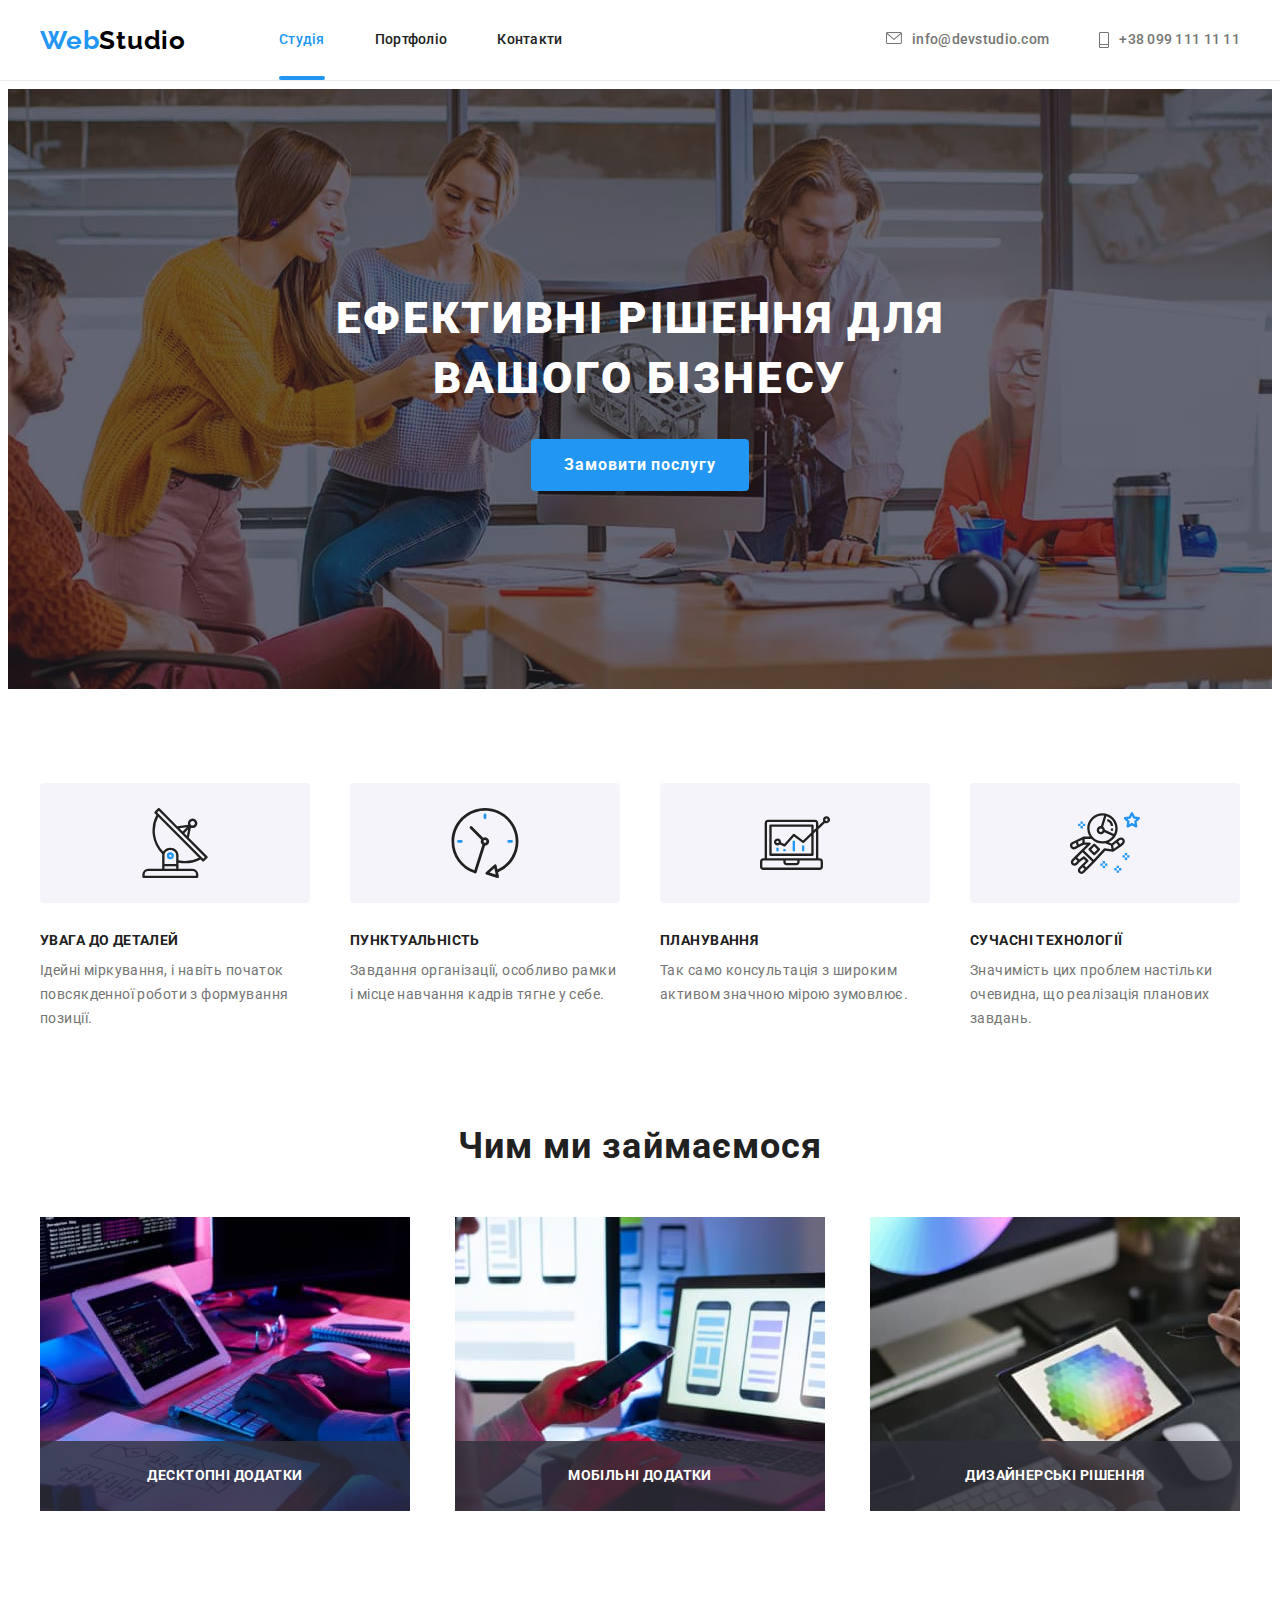
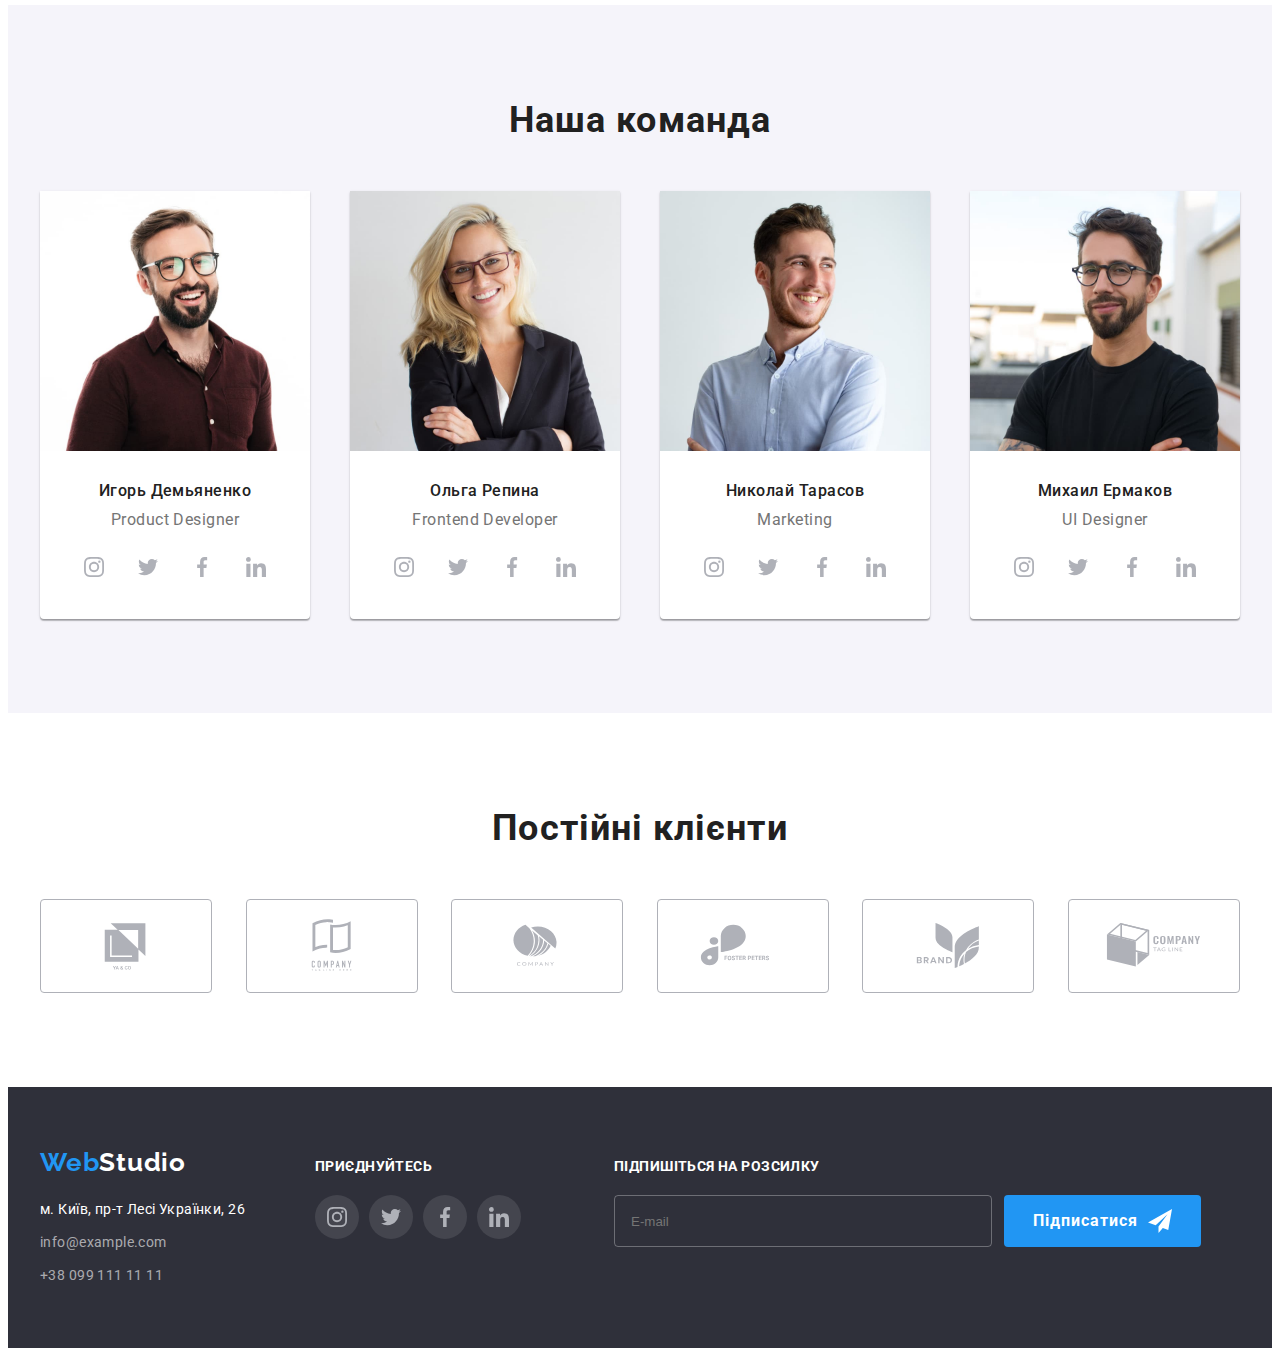
<file: index.html>
<!DOCTYPE html>
<html lang="uk">
  <head>
    <meta charset="UTF-8" />
    <meta http-equiv="X-UA-Compatible" content="IE=edge" />
    <meta name="viewport" content="width=device-width, initial-scale=1.0" />
    <title>goit-markup-hw-0</title>
    <!-- Fonts start -->
    <link rel="preconnect" href="https://fonts.googleapis.com" />
    <link rel="preconnect" href="https://fonts.gstatic.com" crossorigin />
    <link
      href="https://fonts.googleapis.com/css2?family=Raleway:wght@700&family=Roboto:wght@400;500;700;900&display=swap"
      rel="stylesheet"
    />
    <!-- Fonts end -->
    <!-- Normalize start -->
    <link
      rel="stylesheet"
      href="https://cdnjs.cloudflare.com/ajax/libs/modern-normalize/1.1.0/modern-normalize.min.css"
      integrity="sha512-wpPYUAdjBVSE4KJnH1VR1HeZfpl1ub8YT/NKx4PuQ5NmX2tKuGu6U/JRp5y+Y8XG2tV+wKQpNHVUX03MfMFn9Q=="
      crossorigin="anonymous"
      referrerpolicy="no-referrer"
    />

    <!-- Normalize end -->
    <link rel="stylesheet" href="./css/main.min.css" />
    <!-- <link rel="stylesheet" href="./css/styles.css" /> -->
  </head>
  <body data-page>
    <!-- Шапка -->
    <header class="header">
      <div class="container header__container">
        <a class="logo header__logo link" href="index.html"
          ><span class="logo__web">Web</span><span class="logo__studio-header">Studio</span></a
        >
        <nav class="nav">
          <ul class="nav__list list">
            <li class="nav__item">
              <a class="nav__link nav__link--current link" href="./index.html">Студія</a>
            </li>
            <li class="nav__item">
              <a class="nav__link link" href="./portfolio.html">Портфоліо</a>
            </li>
            <li class="nav__item"><a class="nav__link link" href="">Контакти</a></li>
          </ul>
        </nav>
        <ul class="contact list">
          <li class="contact__item">
            <a
              class="contact__mail link"
              href="mialto:info@devstudio.com"
              aria-label="написать на почту"
            >
              <svg class="contact__icon" width="16" height="12">
                <use href="./images/icons.svg#convert"></use>
              </svg>
              info@devstudio.com</a
            >
          </li>
          <li class="contact__item">
            <a class="contact__phone link" href="tel:+380961111111" aria-label="позвонить">
              <svg class="contact__icon" width="10" height="16">
                <use href="./images/icons.svg#phone"></use>
              </svg>
              +38 099 111 11 11</a
            >
          </li>
        </ul>
      </div>
    </header>
    <main>
      <!-- Герой -->
      <section class="hero">
        <div class="container hero__container">
          <h1 class="hero__title">Ефективні рішення для вашого бізнесу</h1>
          <button class="hero__button button" type="button" data-modal-open>
            Замовити послугу
          </button>
        </div>
      </section>
      <!-- Особенности -->
      <section class="features section">
        <div class="container features__container">
          <h2 class="features__title visually-hidden" hidden>Особливості</h2>
          <ul class="features__list list">
            <li class="features__item">
              <div class="features__thumb">
                <svg width="70" height="70">
                  <use href="./images/icons.svg#antenna"></use>
                </svg>
              </div>
              <h3 class="features__subtitle">УВАГА ДО ДЕТАЛЕЙ</h3>
              <p class="features__deskr">
                Ідейні міркування, і навіть початок повсякденної роботи з формування позиції.
              </p>
            </li>
            <li class="features__item">
              <div class="features__thumb">
                <svg width="70" height="70">
                  <use href="./images/icons.svg#clock"></use>
                </svg>
              </div>
              <h3 class="features__subtitle">ПУНКТУАЛЬНІСТЬ</h3>
              <p class="features__deskr">
                Завдання організації, особливо рамки і місце навчання кадрів тягне у себе.
              </p>
            </li>
            <li class="features__item">
              <div class="features__thumb">
                <svg width="70" height="70">
                  <use href="./images/icons.svg#diagram"></use>
                </svg>
              </div>
              <h3 class="features__subtitle">ПЛАНУВАННЯ</h3>
              <p class="features__deskr">
                Так само консультація з широким активом значною мірою зумовлює.
              </p>
            </li>
            <li class="features__item">
              <div class="features__thumb">
                <svg width="70" height="70">
                  <use href="./images/icons.svg#astronaut"></use>
                </svg>
              </div>
              <h3 class="features__subtitle">СУЧАСНІ ТЕХНОЛОГІЇ</h3>
              <p class="features__deskr">
                Значимість цих проблем настільки очевидна, що реалізація планових завдань.
              </p>
            </li>
          </ul>
        </div>
      </section>
      <!-- Чем мы занимаемся -->
      <section class="about section">
        <div class="container about__container">
          <h2 class="about__subtitle">Чим ми займаємося</h2>
          <ul class="about__list list">
            <li class="about__item">
              <img class="about__img" src="./images/img.jpg" alt="Верстка" width="370" />
              <div class="about__block">
                <h3 class="about__text">Десктопні додатки</h3>
              </div>
            </li>
            <li class="about__item">
              <img class="about__img" src="./images/box2.jpg" alt="Телефоны" width="370" />
              <div class="about__block">
                <h3 class="about__text">Мобільні додатки</h3>
              </div>
            </li>
            <li class="about__item">
              <img class="about__img" src="./images/box3.jpg" alt="Палитра" width="370" />
              <div class="about__block">
                <h3 class="about__text">Дизайнерські рішення</h3>
              </div>
            </li>
          </ul>
        </div>
      </section>
      <!-- Наша команда -->
      <section class="team section">
        <div class="container team__container">
          <h2 class="team__subtitle">Наша команда</h2>
          <ul class="team__list list">
            <li class="team__item">
              <img class="team__img" src="./images/photo1.jpg" alt="Игорь Демьяненко" width="270" />
              <div class="team__wrapper">
                <h3 class="team__name">Игорь Демьяненко</h3>
                <p class="team__descr">Product Designer</p>
                <ul class="socials list">
                  <li class="socials__item">
                    <a
                      class="socials__link link"
                      href=""
                      target="_blank"
                      rel="noopener noreferrer"
                      aria-label="instagram"
                    >
                      <svg class="socials__icon" width="20" height="20">
                        <use href="./images/icons.svg#instagram"></use>
                      </svg>
                    </a>
                  </li>
                  <li class="socials__item">
                    <a
                      class="socials__link link"
                      href=""
                      target="_blank"
                      rel="noopener noreferrer"
                      aria-label="twitter"
                    >
                      <svg class="socials__icon" width="20" height="20">
                        <use href="./images/icons.svg#twitter"></use>
                      </svg>
                    </a>
                  </li>
                  <li class="socials__item">
                    <a
                      class="socials__link link"
                      href=""
                      target="_blank"
                      rel="noopener noreferrer"
                      aria-label="facebook"
                    >
                      <svg class="socials__icon" width="20" height="20">
                        <use href="./images/icons.svg#facebook"></use>
                      </svg>
                    </a>
                  </li>
                  <li class="socials__item">
                    <a
                      class="socials__link link"
                      href=""
                      target="_blank"
                      rel="noopener noreferrer"
                      aria-label="linkedin"
                    >
                      <svg class="socials__icon" width="20" height="20">
                        <use href="./images/icons.svg#linkedin"></use>
                      </svg>
                    </a>
                  </li>
                </ul>
              </div>
            </li>
            <li class="team__item">
              <img class="team__img" src="./images/photo2.jpg" alt="Ольга Репина" width="270" />
              <div class="team__wrapper">
                <h3 class="team__name">Ольга Репина</h3>
                <p class="team__descr">Frontend Developer</p>
                <ul class="socials list">
                  <li class="socials__item">
                    <a
                      class="socials__link link"
                      href=""
                      target="_blank"
                      rel="noopener noreferrer"
                      aria-label="instagram"
                    >
                      <svg class="socials__icon" width="20" height="20">
                        <use href="./images/icons.svg#instagram"></use>
                      </svg>
                    </a>
                  </li>
                  <li class="socials__item">
                    <a
                      class="socials__link link"
                      href=""
                      target="_blank"
                      rel="noopener noreferrer"
                      aria-label="twitter"
                    >
                      <svg class="socials__icon" width="20" height="20">
                        <use href="./images/icons.svg#twitter"></use>
                      </svg>
                    </a>
                  </li>
                  <li class="socials__item">
                    <a
                      class="socials__link link"
                      href=""
                      target="_blank"
                      rel="noopener noreferrer"
                      aria-label="facebook"
                    >
                      <svg class="socials__icon" width="20" height="20">
                        <use href="./images/icons.svg#facebook"></use>
                      </svg>
                    </a>
                  </li>
                  <li class="socials__item">
                    <a
                      class="socials__link link"
                      href=""
                      target="_blank"
                      rel="noopener noreferrer"
                      aria-label="linkedin"
                    >
                      <svg class="socials__icon" width="20" height="20">
                        <use href="./images/icons.svg#linkedin"></use>
                      </svg>
                    </a>
                  </li>
                </ul>
              </div>
            </li>
            <li class="team__item">
              <img class="team__img" src="./images/photo3.jpg" alt="Николай Тарасов" width="270" />
              <div class="team__wrapper">
                <h3 class="team__name">Николай Тарасов</h3>
                <p class="team__descr">Marketing</p>
                <ul class="socials list">
                  <li class="socials__item">
                    <a
                      class="socials__link link"
                      href=""
                      target="_blank"
                      rel="noopener noreferrer"
                      aria-label="instagram"
                    >
                      <svg class="socials__icon" width="20" height="20">
                        <use href="./images/icons.svg#instagram"></use>
                      </svg>
                    </a>
                  </li>
                  <li class="socials__item">
                    <a
                      class="socials__link link"
                      href=""
                      target="_blank"
                      rel="noopener noreferrer"
                      aria-label="twitter"
                    >
                      <svg class="socials__icon" width="20" height="20">
                        <use href="./images/icons.svg#twitter"></use>
                      </svg>
                    </a>
                  </li>
                  <li class="socials__item">
                    <a
                      class="socials__link link"
                      href=""
                      target="_blank"
                      rel="noopener noreferrer"
                      aria-label="facebook"
                    >
                      <svg class="socials__icon" width="20" height="20">
                        <use href="./images/icons.svg#facebook"></use>
                      </svg>
                    </a>
                  </li>
                  <li class="socials__item">
                    <a
                      class="socials__link link"
                      href=""
                      target="_blank"
                      rel="noopener noreferrer"
                      aria-label="linkedin"
                    >
                      <svg class="socials__icon" width="20" height="20">
                        <use href="./images/icons.svg#linkedin"></use>
                      </svg>
                    </a>
                  </li>
                </ul>
              </div>
            </li>
            <li class="team__item">
              <img class="team__img" src="./images/photo4.jpg" alt="Михаил Ермаков" width="270" />
              <div class="team__wrapper">
                <h3 class="team__name">Михаил Ермаков</h3>
                <p class="team__descr">UI Designer</p>
                <ul class="socials list">
                  <li class="socials__item">
                    <a
                      class="socials__link"
                      href=""
                      target="_blank"
                      rel="noopener noreferrer"
                      aria-label="instagram"
                    >
                      <svg class="socials__icon" width="20" height="20">
                        <use href="./images/icons.svg#instagram"></use>
                      </svg>
                    </a>
                  </li>
                  <li class="socials__item">
                    <a
                      class="socials__link"
                      href=""
                      target="_blank"
                      rel="noopener noreferrer"
                      aria-label="twitter"
                    >
                      <svg class="socials__icon" width="20" height="20">
                        <use href="./images/icons.svg#twitter"></use>
                      </svg>
                    </a>
                  </li>
                  <li class="socials__item">
                    <a
                      class="socials__link"
                      href=""
                      target="_blank"
                      rel="noopener noreferrer"
                      aria-label="facebook"
                    >
                      <svg class="socials__icon" width="20" height="20">
                        <use href="./images/icons.svg#facebook"></use>
                      </svg>
                    </a>
                  </li>
                  <li class="socials__item">
                    <a
                      class="socials__link"
                      href=""
                      target="_blank"
                      rel="noopener noreferrer"
                      aria-label="linkedin"
                    >
                      <svg class="socials__icon" width="20" height="20">
                        <use href="./images/icons.svg#linkedin"></use>
                      </svg>
                    </a>
                  </li>
                </ul>
              </div>
            </li>
          </ul>
        </div>
      </section>
      <!-- Постоянные клиенты -->
      <section class="client section">
        <div class="container client__container">
          <h2 class="client__subtitle">Постійні клієнти</h2>
          <ul class="client__list list">
            <li class="client__item">
              <a
                class="client__link link"
                href=""
                target="_blank"
                rel="noopener noreferrer"
                aria-label="Логотип компании 1"
              >
                <svg class="client__icon" width="106" height="60">
                  <use href="./images/icons.svg#logo-1"></use>
                </svg>
              </a>
            </li>

            <li class="client__item">
              <a
                class="client__link link"
                href=""
                target="_blank"
                rel="noopener noreferrer"
                aria-label="Логотип компании 2"
              >
                <svg class="client__icon" width="106" height="60">
                  <use href="./images/icons.svg#logo-2"></use>
                </svg>
              </a>
            </li>
            <li class="client__item">
              <a
                class="client__link link"
                href=""
                target="_blank"
                rel="noopener noreferrer"
                aria-label="Логотип компании 3"
              >
                <svg class="client__icon" width="106" height="60">
                  <use href="./images/icons.svg#logo-3"></use>
                </svg>
              </a>
            </li>
            <li class="client__item">
              <a
                class="client__link link"
                href=""
                target="_blank"
                rel="noopener noreferrer"
                aria-label="Логотип компании 4"
              >
                <svg class="client__icon" width="106" height="60">
                  <use href="./images/icons.svg#logo-4"></use>
                </svg>
              </a>
            </li>
            <li class="client__item">
              <a
                class="client__link link"
                href=""
                target="_blank"
                rel="noopener noreferrer"
                aria-label="Логотип компании 5"
              >
                <svg class="client__icon" width="106" height="60">
                  <use href="./images/icons.svg#logo-5"></use>
                </svg>
              </a>
            </li>
            <li class="client__item">
              <a
                class="client__link link"
                href=""
                target="_blank"
                rel="noopener noreferrer"
                aria-label="Логотип компании 6"
              >
                <svg class="client__icon" width="106" height="60">
                  <use href="./images/icons.svg#logo-6"></use>
                </svg>
              </a>
            </li>
          </ul>
        </div>
      </section>
    </main>
    <!-- Footer -->
    <footer class="footer">
      <div class="container footer__container">
        <div>
          <a class="logo footer__logo link" href="index.html"
            ><span class="logo__web">Web</span><span class="logo__studio-footer">Studio</span></a
          >
          <address class="footer-contact">
            <ul class="footer-contact__list list">
              <li class="footer-contact__item">
                <a
                  class="link footer-contact__address"
                  href="https://goo.gl/maps/Fgbf3yi92QsDbhYKA"
                  target="_blank"
                  rel="noreferrer noopener"
                  >м. Київ, пр-т Лесі Українки, 26</a
                >
              </li>
              <li class="footer-contact__item">
                <a class="footer-contact__mail link" href="mialto:info@devstudio.com"
                  >info@example.com</a
                >
              </li>
              <li class="footer-contact__item">
                <a class="footer-contact__phone link" href="tel:+380961111111">+38 099 111 11 11</a>
              </li>
            </ul>
          </address>
        </div>

        <div class="footer__join">
          <h3 class="footer__subtitle">приєднуйтесь</h3>
          <ul class="socials list">
            <li class="socials__item">
              <a
                class="socials__link"
                href=""
                target="_blank"
                rel="noopener noreferrer"
                aria-label="instagram"
              >
                <svg class="socials__icon" width="20" height="20">
                  <use href="./images/icons.svg#instagram"></use>
                </svg>
              </a>
            </li>
            <li class="socials__item">
              <a
                class="socials__link link"
                href=""
                target="_blank"
                rel="noopener noreferrer"
                aria-label="twitter"
              >
                <svg class="socials__icon" width="20" height="20">
                  <use href="./images/icons.svg#twitter"></use>
                </svg>
              </a>
            </li>
            <li class="socials__item">
              <a
                class="socials__link link"
                href=""
                target="_blank"
                rel="noopener noreferrer"
                aria-label="facebook"
              >
                <svg class="socials__icon" width="20" height="20">
                  <use href="./images/icons.svg#facebook"></use>
                </svg>
              </a>
            </li>
            <li class="socials__item">
              <a
                class="socials__link link"
                href=""
                target="_blank"
                rel="noopener noreferrer"
                aria-label="linkedin"
              >
                <svg class="socials__icon" width="20" height="20">
                  <use href="./images/icons.svg#linkedin"></use>
                </svg>
              </a>
            </li>
          </ul>
        </div>

        <div>
          <h3 class="footer__subtitle">Підпишіться на розсилку</h3>
          <form class="footer__form">
            <input class="footer__input" type="email" name="newsletter" placeholder="E-mail" />
            <button class="footer__button button" type="submit">
              Підписатися
              <svg width="24" height="24">
                <use href="./images/icons.svg#icon-send"></use>
              </svg>
            </button>
          </form>
        </div>
      </div>
    </footer>

    <!-- Modal window -->
    <div class="backdrop is-hidden" data-modal>
      <div class="modal">
        <button type="button" class="modal-button-close" data-modal-close>
          <svg class="modal-button-close-icon" width="18" height="18">
            <use href="./images/icons.svg#icon-close"></use>
          </svg>
        </button>

        <form class="modal-form">
          <strong class="modal-title">Залиште свої дані, ми вам передзвонимо</strong>
          <div class="form-group">
            <label class="modal-form-group">
              <span class="form-label">Ім'я</span>
              <input class="form-input" type="text" name="user-name" />
              <svg class="form-icon" width="18" height="18">
                <use href="./images/icons.svg#icon-modal-person"></use>
              </svg>
            </label>

            <label class="modal-form-group">
              <span class="form-label">Телефон</span>
              <input class="form-input" type="tel" name="user-phone" />
              <svg class="form-icon" width="18" height="18">
                <use href="./images/icons.svg#icon-modal-phone"></use>
              </svg>
            </label>

            <label class="modal-form-group">
              <span class="form-label">Пошта</span>
              <input class="form-input" type="email" name="user-email" />
              <svg class="form-icon" width="18" height="18">
                <use href="./images/icons.svg#icon-modal-email"></use>
              </svg>
            </label>

            <label class="modal-form-group">
              <span class="form-label">Коментар</span>
              <textarea
                class="form-message"
                name="user-message"
                rows="5"
                placeholder="Введіть текст"
              ></textarea>
            </label>
          </div>

          <label class="modal-form-agreement">
            <input class="form-checkbox visually-hidden" type="checkbox" name="user-agreement" />
            <svg class="agreement-icon" width="16" height="15">
              <use class="agreement-icon-uncheck" href="./images/icons.svg#icon-uncheck"></use>
              <use class="agreement-icon-check" href="./images/icons.svg#icon-check"></use>
            </svg>
            <span class="form-agreement-text"
              >Погоджуюся з розсилкою та приймаю
              <a class="form-agreement-link" href="">Умови договору</a></span
            >
          </label>

          <button class="modal-form-button button" type="submit">Відправити</button>
        </form>
      </div>
    </div>

    <!-- script -->
    <script src="./js/header-scroll.js"></script>
    <script src="./js/modal.js"></script>
  </body>
</html>
</file>
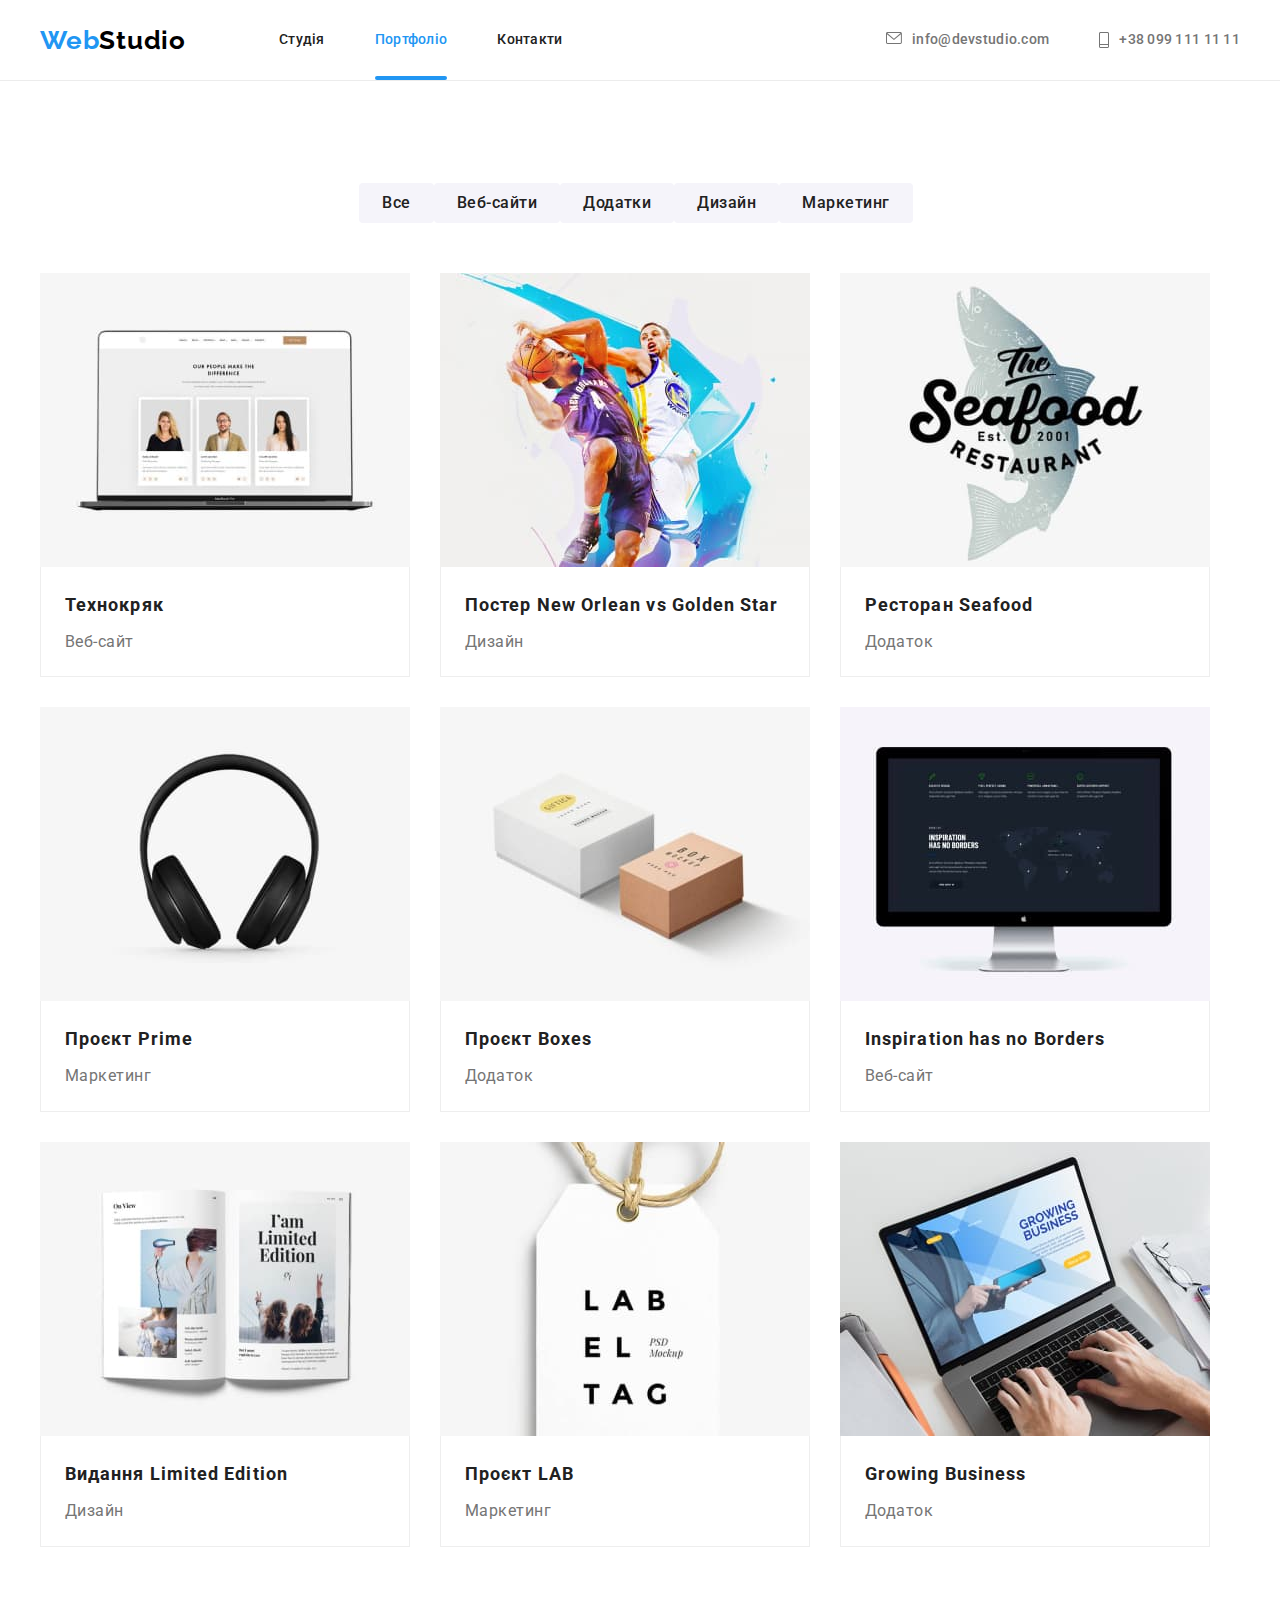
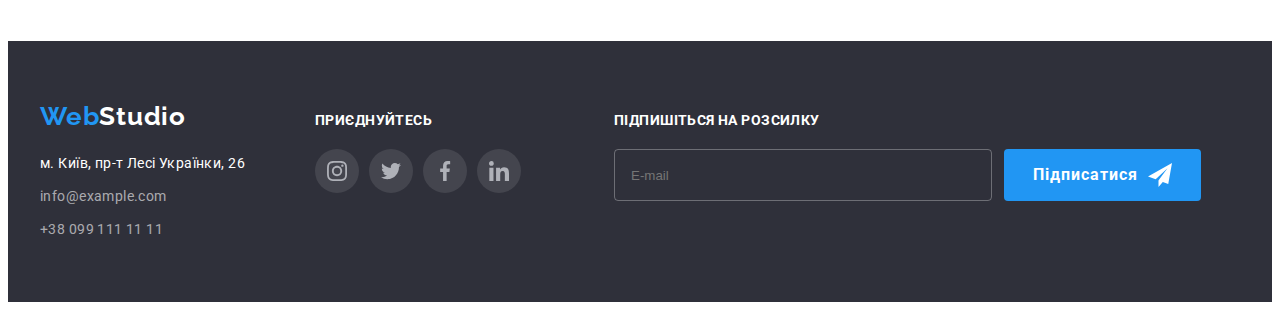
<file: portfolio.html>
<!DOCTYPE html>
<html lang="uk">
  <head>
    <meta charset="UTF-8" />
    <meta http-equiv="X-UA-Compatible" content="IE=edge" />
    <meta name="viewport" content="width=device-width, initial-scale=1.0" />
    <title>Портфоліо</title>
    <!-- Fonts start -->
    <link rel="preconnect" href="https://fonts.googleapis.com" />
    <link rel="preconnect" href="https://fonts.gstatic.com" crossorigin />
    <link
      href="https://fonts.googleapis.com/css2?family=Raleway:wght@700&family=Roboto:wght@400;500;700;900&display=swap"
      rel="stylesheet"
    />
    <!-- Fonts end -->
    <!-- Normalize start -->
    <link
      rel="stylesheet"
      href="https://cdnjs.cloudflare.com/ajax/libs/modern-normalize/1.1.0/modern-normalize.min.css"
      integrity="sha512-wpPYUAdjBVSE4KJnH1VR1HeZfpl1ub8YT/NKx4PuQ5NmX2tKuGu6U/JRp5y+Y8XG2tV+wKQpNHVUX03MfMFn9Q=="
      crossorigin="anonymous"
      referrerpolicy="no-referrer"
    />
    <!-- Normalize end -->
    <link rel="stylesheet" href="./css/main.min.css" />
    <link rel="stylesheet" href="./css/styles.css" />
  </head>
  <body>
    <!-- header -->
    <header class="header">
      <div class="container header__container">
        <a class="logo header__logo link" href="index.html"
          ><span class="logo__web">Web</span><span class="logo__studio-header">Studio</span></a
        >
        <nav class="nav">
          <ul class="nav__list list">
            <li class="nav__item">
              <a class="nav__link link" href="./index.html">Студія</a>
            </li>
            <li class="nav__item">
              <a class="nav__link nav__link--current link" href="./portfolio.html">Портфоліо</a>
            </li>
            <li class="nav__item"><a class="nav__link link" href="">Контакти</a></li>
          </ul>
        </nav>
        <ul class="contact list">
          <li class="contact__item">
            <a
              class="contact__mail link"
              href="mialto:info@devstudio.com"
              aria-label="написать на почту"
            >
              <svg class="contact__icon" width="16" height="12">
                <use href="./images/icons.svg#convert"></use>
              </svg>
              info@devstudio.com</a
            >
          </li>
          <li class="contact__item">
            <a class="contact__phone link" href="tel:+380961111111" aria-label="позвонить">
              <svg class="contact__icon" width="10" height="16">
                <use href="./images/icons.svg#phone"></use>
              </svg>
              +38 099 111 11 11</a
            >
          </li>
        </ul>
      </div>
    </header>
    <!-- Main -->
    <main class="page-main">
      <!-- our projects    -->
      <section class="project section">
        <div class="container project_container">
          <h2 class="visually-hidden" hidden>Наші проєкти</h2>
          <!-- filter -->
          <ul class="button-list list">
            <li class="button-list__item">
              <button class="button-list__filter" type="button">Все</button>
            </li>
            <li class="button-list__item">
              <button class="button-list__filter" type="button">Веб-сайти</button>
            </li>
            <li class="button-list__item">
              <button class="button-list__filter" type="button">Додатки</button>
            </li>
            <li class="button-list__item">
              <button class="button-list__filter" type="button">Дизайн</button>
            </li>
            <li class="button-list__item">
              <button class="button-list__filter" type="button">Маркетинг</button>
            </li>
          </ul>
          <!-- Список наших работ -->
          <ul class="projects list">
            <li class="projects__item">
              <a class="projects__link link" href="">
                <div class="projects__card">
                  <img
                    class="projects__img"
                    src="./images/people.jpg"
                    alt="Список сотрудников разработанного сайта"
                    width="370"
                  />
                  <div class="projects__overlay">
                    <p class="projects__overlay-text">
                      Ресурс пропонує комплексні пропозиції з різним рівнем функціоналу та сервісів.
                      Все це дозволить відвідувачу отримати вичерпні відомості про компанію чи
                      приватну особу.
                    </p>
                  </div>
                </div>

                <div class="projects__content">
                  <h3 class="projects__title">Технокряк</h3>
                  <p class="projects__descr">Веб-сайт</p>
                </div>
              </a>
            </li>
            <li class="projects__item">
              <a class="projects__link link" href="">
                <div class="projects__card">
                  <img
                    class="projects__img"
                    src="./images/basketball.jpg"
                    alt="Два баскетболиста"
                    width="370"
                  />
                  <div class="projects__overlay">
                    <p class="projects__overlay-text">
                      Ресурс пропонує комплексні пропозиції з різним рівнем функціоналу та сервісів.
                      Все це дозволить відвідувачу отримати вичерпні відомості про компанію чи
                      приватну особу.
                    </p>
                  </div>
                </div>

                <div class="projects__content">
                  <h3 class="projects__title">Постер New Orlean vs Golden Star</h3>
                  <p class="projects__descr">Дизайн</p>
                </div>
              </a>
            </li>
            <li class="projects__item">
              <a class="projects__link link" href="">
                <div class="projects__card">
                  <img
                    class="projects__img"
                    src="./images/restaurant.jpg"
                    alt="Логотип ресторана"
                    width="370"
                  />
                  <div class="projects__overlay">
                    <p class="projects__overlay-text">
                      Ресурс пропонує комплексні пропозиції з різним рівнем функціоналу та сервісів.
                      Все це дозволить відвідувачу отримати вичерпні відомості про компанію чи
                      приватну особу.
                    </p>
                  </div>
                </div>

                <div class="projects__content">
                  <h3 class="projects__title">Ресторан Seafood</h3>
                  <p class="projects__descr">Додаток</p>
                </div>
              </a>
            </li>
            <li class="projects__item">
              <a class="projects__link link" href="">
                <div class="projects__card">
                  <img class="projects__img" src="./images/bits.jpg" alt="Наушники" width="370" />
                  <div class="projects__overlay">
                    <p class="projects__overlay-text">
                      Ресурс пропонує комплексні пропозиції з різним рівнем функціоналу та сервісів.
                      Все це дозволить відвідувачу отримати вичерпні відомості про компанію чи
                      приватну особу.
                    </p>
                  </div>
                </div>

                <div class="projects__content">
                  <h3 class="projects__title">Проєкт Prime</h3>
                  <p class="projects__descr">Маркетинг</p>
                </div>
              </a>
            </li>

            <li class="projects__item">
              <a class="projects__link link" href="">
                <div class="projects__card">
                  <img
                    class="projects__img"
                    src="./images/box.jpg"
                    alt="Две коробочки"
                    width="370"
                  />
                  <div class="projects__overlay">
                    <p class="projects__overlay-text">
                      Ресурс пропонує комплексні пропозиції з різним рівнем функціоналу та сервісів.
                      Все це дозволить відвідувачу отримати вичерпні відомості про компанію чи
                      приватну особу.
                    </p>
                  </div>
                </div>

                <div class="projects__content">
                  <h3 class="projects__title">Проєкт Boxes</h3>
                  <p class="projects__descr">Додаток</p>
                </div>
              </a>
            </li>
            <li class="projects__item">
              <a class="projects__link link" href="">
                <div class="projects__card">
                  <img
                    class="projects__img"
                    src="./images/monitor.jpg"
                    alt="Монитор с картой мира"
                    width="370"
                  />
                  <div class="projects__overlay">
                    <p class="projects__overlay-text">
                      Ресурс пропонує комплексні пропозиції з різним рівнем функціоналу та сервісів.
                      Все це дозволить відвідувачу отримати вичерпні відомості про компанію чи
                      приватну особу.
                    </p>
                  </div>
                </div>

                <div class="projects__content">
                  <h3 class="projects__title">Inspiration has no Borders</h3>
                  <p class="projects__descr">Веб-сайт</p>
                </div>
              </a>
            </li>
            <li class="projects__item">
              <a class="projects__link link" href="">
                <div class="projects__card">
                  <img class="projects__img" src="./images/book.jpg" alt="Книга" width="370" />

                  <div class="projects__overlay">
                    <p class="projects__overlay-text">
                      Ресурс пропонує комплексні пропозиції з різним рівнем функціоналу та сервісів.
                      Все це дозволить відвідувачу отримати вичерпні відомості про компанію чи
                      приватну особу.
                    </p>
                  </div>
                </div>
                <div class="projects__content">
                  <h3 class="projects__title">Видання Limited Edition</h3>
                  <p class="projects__descr">Дизайн</p>
                </div>
              </a>
            </li>
            <li class="projects__item">
              <a class="projects__link link" href="">
                <div class="projects__card">
                  <img
                    class="projects__img"
                    src="./images/birka.jpg"
                    alt="Бирка с названием проекта"
                    width="370"
                  />
                  <div class="projects__overlay">
                    <p class="projects__overlay-text">
                      Ресурс пропонує комплексні пропозиції з різним рівнем функціоналу та сервісів.
                      Все це дозволить відвідувачу отримати вичерпні відомості про компанію чи
                      приватну особу.
                    </p>
                  </div>
                </div>

                <div class="projects__content">
                  <h3 class="projects__title">Проєкт LAB</h3>
                  <p class="projects__descr">Маркетинг</p>
                </div>
              </a>
            </li>
            <li class="projects__item">
              <a class="projects__link link" href="">
                <div class="projects__card">
                  <img
                    class="projects__img"
                    src="./images/laptop.jpg"
                    alt="Работа за ноутбуком"
                    width="370"
                  />
                  <div class="projects__overlay">
                    <p class="projects__overlay-text">
                      Ресурс пропонує комплексні пропозиції з різним рівнем функціоналу та сервісів.
                      Все це дозволить відвідувачу отримати вичерпні відомості про компанію чи
                      приватну особу.
                    </p>
                  </div>
                </div>

                <div class="projects__content">
                  <h3 class="projects__title">Growing Business</h3>
                  <p class="projects__descr">Додаток</p>
                </div>
              </a>
            </li>
          </ul>
        </div>
      </section>
    </main>
    <!-- Footer -->
    <footer class="footer">
      <div class="container footer__container">
        <div>
          <a class="logo footer__logo link" href="index.html"
            ><span class="logo__web">Web</span><span class="logo__studio-footer">Studio</span></a
          >
          <address class="footer-contact">
            <ul class="footer-contact__list list">
              <li class="footer-contact__item">
                <a
                  class="link footer-contact__address"
                  href="https://goo.gl/maps/Fgbf3yi92QsDbhYKA"
                  target="_blank"
                  rel="noreferrer noopener"
                  >м. Київ, пр-т Лесі Українки, 26</a
                >
              </li>
              <li class="footer-contact__item">
                <a class="footer-contact__mail link" href="mialto:info@devstudio.com"
                  >info@example.com</a
                >
              </li>
              <li class="footer-contact__item">
                <a class="footer-contact__phone link" href="tel:+380961111111">+38 099 111 11 11</a>
              </li>
            </ul>
          </address>
        </div>

        <div class="footer__join">
          <h3 class="footer__subtitle">приєднуйтесь</h3>
          <ul class="socials list">
            <li class="socials__item">
              <a
                class="socials__link"
                href=""
                target="_blank"
                rel="noopener noreferrer"
                aria-label="instagram"
              >
                <svg class="socials__icon" width="20" height="20">
                  <use href="./images/icons.svg#instagram"></use>
                </svg>
              </a>
            </li>
            <li class="socials__item">
              <a
                class="socials__link link"
                href=""
                target="_blank"
                rel="noopener noreferrer"
                aria-label="twitter"
              >
                <svg class="socials__icon" width="20" height="20">
                  <use href="./images/icons.svg#twitter"></use>
                </svg>
              </a>
            </li>
            <li class="socials__item">
              <a
                class="socials__link link"
                href=""
                target="_blank"
                rel="noopener noreferrer"
                aria-label="facebook"
              >
                <svg class="socials__icon" width="20" height="20">
                  <use href="./images/icons.svg#facebook"></use>
                </svg>
              </a>
            </li>
            <li class="socials__item">
              <a
                class="socials__link link"
                href=""
                target="_blank"
                rel="noopener noreferrer"
                aria-label="linkedin"
              >
                <svg class="socials__icon" width="20" height="20">
                  <use href="./images/icons.svg#linkedin"></use>
                </svg>
              </a>
            </li>
          </ul>
        </div>

        <div>
          <h3 class="footer__subtitle">Підпишіться на розсилку</h3>
          <form class="footer__form">
            <input class="footer__input" type="email" name="newsletter" placeholder="E-mail" />
            <button class="footer__button button" type="submit">
              Підписатися
              <svg width="24" height="24">
                <use href="./images/icons.svg#icon-send"></use>
              </svg>
            </button>
          </form>
        </div>
      </div>
    </footer>
    <!-- script -->
    <script src="./js/header-scroll.js"></script>
  </body>
</html>
</file>
<file: css/styles.css>
/* general styles */

/* body {
  font-family: var(--main-font);
  color: var(--main-txt-cl);
}

.no-scroll {
  overflow: hidden;
} */

/* .container {
  width: 1200px;
  padding-left: 15px;
  padding-right: 15px;
  margin-left: auto;
  margin-right: auto;
  /* outline: 1px solid tomato;}  */
/* */ 

/* .section {
  padding-top: 94px;
  padding-bottom: 94px;
} */

/* ::after,
::before {
  box-sizing: border-box;
} */

/* reset styles */

/* img {
  display: block;
}

h1,
h2,
h3,
h4,
h5,
h6,
p {
  margin: 0;
}

.link {
  text-decoration: none;
  color: currentColor;
}


.list {
  list-style: none;
  padding: 0;
  margin: 0;
} */

/* button styles */
/* 

.button {
  font-family: inherit;
  font-size: 16px;
  font-weight: 700;
  line-height: 1.87;
  letter-spacing: 0.06em;

  color: var(--white-cl);
  background: var(--accent-txt-cl);
  border: 1px solid transparent;
  border-radius: 4px;
  cursor: pointer;

    transition: background-color var(--dur-tf);
}


.button:hover,
.button:focus {
  background-color: var(--secondary-accent);
}
 */

/* logo styles */

/* .logo {
  font-family: var(--secondary-font);

  font-weight: 700;
  font-size: 26px;
  line-height: 1.19;

  letter-spacing: 0.03em;
}

.logo__web {
  color: var(--accent-txt-cl);
}

.logo__studio-header {
  color: var(--logo-black-cl);
}

.logo__studio-footer {
  color: var(--white-cl);
}
 */


/* header styles */

/* .header {
  position: fixed;
  top: 0;
  z-index: 100;
  left: 0;
  width: 100%;
  background-color: var(--white-cl);
  border-bottom-color: #ececec;
  border-bottom-style: solid;
  border-bottom-width: 1px;
}

.header__container {
  display: flex;
  align-items: center;

}

.header__logo {
  margin-right: 93px;
} */

/* .nav {
  font-weight: 500;
  font-size: 14px;
  line-height: 1.14;
  letter-spacing: 0.02em;
} */

/* .nav {
    margin-right: auto;
} */

/* .nav__list {
  display: flex;
  gap: 50px;
} */

/* .nav__item {margin-right: 50px;}
.nav__item:last-child {margin-right: 0;} */

/* .nav__link {
  display: block;
  padding: 32px 0;
    transition: color var(--dur-tf);
}

.nav__link:hover,
.nav__link:focus {
  color: var(--accent-txt-cl);
}

.nav__link--current {
  position: relative;
  color: var(--accent-txt-cl);

}

.nav__link--current::after {
  content: '';
  position: absolute;
  left: 0;
  bottom: 0px;
  display: block;
  width: 100%;
  height: 4px;

  background-color: var(--accent-txt-cl);
  border-radius: 2px;
} */

/* .contact {
  font-weight: 500;
  font-size: 14px;
  line-height: 1.14;
  letter-spacing: 0.02em;
}

.contact__mail {
  margin-right: 50px;
}

.contact {
  margin-left: auto;
  display: flex;
  color: var(--secondary-txt-cl);
  align-items: center;
}

.contact__phone,
.contact__mail {
  display: flex;
  text-align: center;
}

.contact__icon {
  margin-right: 10px;

  fill: currentColor;
}

.contact__phone,
.contact__mail {
  transition: color var(--dur-tf), background-color var(--dur-tf);
}

.contact__phone:hover,
.contact__mail:hover,
.contact__phone:focus,
.contact__mail:focus {
  color: var(--accent-txt-cl);
} */


/* hero styles  */
/* .hero {
  max-width: 1600px;
  height: 600px;
  margin-left: auto;
  margin-right: auto;
  background-color: var(--footer-bg-cl);
  text-align: center;

  background-image: linear-gradient(to right, rgba(47, 48, 58, 0.4), rgba(47, 48, 58, 0.4)),
    url(../images/hero.jpg);
  background-repeat: no-repeat;
  background-position: center;
  background-size: cover;
}

.hero__container {
  padding-bottom: 200px;
  padding-top: 200px;
}

.hero__title {
  width: 696px;
  margin-left: auto;
  margin-right: auto; */
  /* margin-top: 0; */
  /* margin-bottom: 30px;

  color: var(--white-cl);

  font-weight: 900;
  font-size: 44px;
  line-height: 1.36;

  letter-spacing: 0.06em;
  text-transform: uppercase;
} */
/* 
.hero__button {
  padding: 10px 32px;
  display: inline-block;
  min-width: 73px;
} */
/* features styles */

/* .visually-hidden {
  position: absolute;
  width: 1px;
  height: 1px;
  margin: -1px;
  border: 0;
  padding: 0;

  white-space: nowrap;
  clip-path: inset(100%);
  clip: rect(0 0 0 0);
  overflow: hidden;
} */

/* .features__list {
  display: flex;
  justify-content: space-between;
}

.features__item {
  width: 270px;
}

.features__thumb {
  display: flex;
  align-items: center;
  justify-content: center;
  
  height: 120px;
  margin-bottom: 30px;
  background-color: var(--btn-bg-cl);
  border-radius: 4px;
} */

/*  training--
.features-item::before {
    margin-bottom: 30px;
    display: block;
    content: '';
    height: 120px;
    outline: 1px solid tomato;
   background-image: url(../images/features/antenna\ 1.svg);
   background-repeat: no-repeat;
   background-position: center;
    background-color: #f5f4fa;
    border-radius: 4px;
}

.icon-antenna::before {background-image: url(../images/features/antenna.svg);}

.icon-clock::before {
    background-image: url(../images/features/clock.svg);
}
.icon-diagram::before {
    background-image: url(../images/features/diagram.svg);
}
.icon-astronaut::before {
    background-image: url(../images/features/astronaut.svg);
} */

/* .features__subtitle {
  margin-bottom: 10px;
  font-size: 14px;
  line-height: 1.14;
  letter-spacing: 0.03em;
  text-transform: uppercase;
}

.features__deskr {
  color: var(--secondary-txt-cl);

  font-size: 14px;
  line-height: 1.71;
  letter-spacing: 0.03em;
} */

/* about styles - team styles - client styles */

/* .about {
  padding-top: 0;
} */

/* .team__subtitle,
.about__subtitle,
.client__subtitle {
  margin-bottom: 50px;
  font-size: 36px;
  line-height: 1.17;
  text-align: center;
  letter-spacing: 0.03em;
} */

/* .about__list {
  display: flex;
  justify-content: space-between;
}

.about__item {
  position: relative;
}

.about__block {
  position: absolute;
  bottom: 0;
  left: 0;
  width: 100%;
  height: 70px;
  display: flex;
  align-items: center;
  justify-content: center;
  background-color: rgba(47, 48, 58, 0.8);
  ;
}

.about__text {

  font-size: 14px;
  line-height: 1.14;
  text-align: center;
  letter-spacing: 0.03em;
  text-transform: uppercase;
  color: var(--white-cl);
} */


/* team styles */
/* .team {
  background-color: var(--btn-bg-cl);
}
.team__list {
  display: flex;
  justify-content: space-between;
}
.team__item {
  background-color: var(--white-cl);
  box-shadow: 0px 1px 3px rgba(0, 0, 0, 0.12), 0px 1px 1px rgba(0, 0, 0, 0.14),
    0px 2px 1px rgba(0, 0, 0, 0.2);
  border-radius: 0px 0px 4px 4px;
}

.team__wrapper {
  padding: 30px 10px;
}

.team__name {
  margin-bottom: 10px;
  font-weight: 500;
  font-size: 16px;
  line-height: 1.19;
  text-align: center;
  letter-spacing: 0.03em;
}

.team__descr {
  line-height: 1.19;
  text-align: center;
  letter-spacing: 0.03em;
  color: var(--secondary-txt-cl);
  margin-bottom: 16px;
} */

/* clients */
/* .client__list {
  gap: 30px;
  
      display: flex;
      justify-content: space-between;
    
}

.client__link {
  display: flex;
  justify-content: center;
  align-items: center;
  transition: color var(--dur-tf), background-color var(--dur-tf);
  width: 170px;
  height: 92px;
  background-color: var(--white-cl);
  border: 1px solid #afb1b8;
  border-radius: 4px;
  transition: border var(--dur-tf);
}

.client__icon {
  fill: #afb1b8;
  transition: fill var(--dur-tf);
}

.client__link:hover,
.client__link:focus {
  border: 1px solid var(--accent-txt-cl);
}

.client__link:hover .client__icon,
.client__link:focus .client__icon {
  fill: var(--accent-txt-cl);
} */

/* PORTFOLIO */
/* filter styles */
/* 
.button-list {
  display: flex;
  justify-content: center;
  margin-bottom: 50px;
}

.button-list__item:not(:last-child) {
  margin-right: 8px;
}


.button-list__filter {
  padding: 6px 22px;
    display: inline-block;
      min-width: 73px;
      border: 1px solid transparent;
      border-radius: 4px;
cursor: pointer;
  font-family: inherit;
  font-weight: 500;
    font-size: 16px;
    line-height: 1.6;
    text-align: center;
    letter-spacing: 0.03em;

  color: currentColor;
  background-color: var(--btn-bg-cl);

  transition: background-color var(--dur-tf), color var(--dur-tf), box-shadow var(--dur-tf);
}

.button-list__filter:hover,
.button-list__filter:focus,
.button-list__filter:active {
  color: var(--white-cl);
  background-color: var(--accent-txt-cl);
  box-shadow: 0px 3px 1px rgba(0, 0, 0, 0.1), 0px 1px 2px rgba(0, 0, 0, 0.08),
    0px 2px 2px rgba(0, 0, 0, 0.12);
} */

/* project styles */
/* .projects {
  display: flex;
  flex-wrap: wrap;
  gap: 30px;
}

.projects__item {

  width: 370px;
  transition: box-shadow var(--dur-tf);

}

.projects__item:hover,
.projects__item:focus {
  box-shadow: 0px 1px 1px rgba(0, 0, 0, 0.12), 0px 4px 4px rgba(0, 0, 0, 0.06),
    1px 4px 6px rgba(0, 0, 0, 0.16);
}

.projects__item:hover .projects__overlay,
.projects__item:focus .projects__overlay {
  transform: translateY(0);
}

.projects__card {
  position: relative;
  overflow: hidden;
}

.projects__overlay {

  position: absolute;
  transform: translateY(100%);
  display: flex;
  align-items: center;
  justify-content: center;
  top: 0;
  right: 0;
  width: 100%;
  height: 100%;
  background-color: rgba(33, 150, 243, 0.9);
  transition: transform var(--dur-tf);
}

.projects__overlay-text {
  padding: 63px 24px;

  font-size: 18px;
  line-height: 1.6;

  letter-spacing: 0.03em;
  color: var(--white-cl);

}

.projects__content {
  border-right: 1px solid #eeeeee;
  border-bottom: 1px solid #eeeeee;
  border-left: 1px solid #eeeeee;
  padding: 20px 24px;
}

.projects__title {
  font-size: 18px;
  line-height: 2;
  letter-spacing: 0.06em;
  margin-bottom: 4px;
}

.projects__descr {
  line-height: 1.87;
  letter-spacing: 0.03em;
  color: var(--secondary-txt-cl);
} */

/* footer styles */
/* .footer {
  color: var(--footer-cl);
  background-color: var(--footer-bg-cl);
}

.footer__logo {
  display: inline-block;

  margin-bottom: 20px;
}

.footer__container {
  padding-top: 60px;
  padding-bottom: 60px;
  display: flex;
  align-items: baseline;
}

.footer-contact {
  font-style: normal;
  font-size: 14px;
  line-height: 1.71;
  letter-spacing: 0.03em;
}

.footer-contact__address {
  color: var(--white-cl);
}


.footer-contact__address,
.footer-contact__mail,
.footer-contact__phone {
  transition: color var(--dur-tf)
}
.footer-contact__address:hover,
.footer-contact__mail:hover,
.footer-contact__phone:hover,
.footer-contact__address:focus,
.footer-contact__mail:focus,
.footer-contact__phone:focus {
  color: var(--accent-txt-cl);
}


.footer-contact__item:not(:last-child) {
  margin-bottom: 9px;
}

.footer__join {
  margin-left: 70px;
  margin-right: 93px;
}

.footer__subtitle {
  margin-bottom: 20px;
  font-size: 14px;
  line-height: 1.14;
  letter-spacing: 0.03em;
  text-transform: uppercase;
  color: var(--white-cl);
}

.footer__join .socials__link {
  background-color: rgba(255, 255, 255, 0.1);
}

.footer__join .social__icon {
  fill: var(--white-cl);
} */



/* Socials links*/
/* .socials {
  display: flex;
  align-items: center;
  justify-content: center;
  gap: 10px;
}

.socials__link {
  display: flex;
  align-items: center;
  justify-content: center;
  width: 44px;
  height: 44px;
  background-color: var(--white-cl);
  border-radius: 50%;
  transition: background-color var(--dur-tf);
  
}

.socials__link:hover,
.socials__link:focus {
  background-color: var(--accent-txt-cl);

}

.socials__icon {
  fill: #afb1b8;
  transition: fill var(--dur-tf);
}

.socials__link:hover .socials__icon,
.socials__link:focus .socials__icon {
  fill: #ffffff;
} */

/* training
.social-icon {
  fill: #afb1b8;
}
.social-icon:hover,
.social-icon:focus {}*/

/* .footer__form {display: flex;}

.footer__input {
  margin-right: 12px;
  width: 358px;

  padding-left: 16px;
  color: var(--btn-bg-cl);
  background-color: inherit;
outline: none;
  border: 1px solid rgba(255, 255, 255, 0.3);
   
    border-radius: 4px;
transition: filter var(--dur-tf);
}

.footer__input:hover,
.footer__input:focus {
    filter: drop-shadow(0px 4px 4px rgba(0, 0, 0, 0.15));
}


.footer__button {
  display: inline-flex;
  align-items: center;
  padding: 10px 28px;
  gap: 10px;
}

.footer__button:hover,
.footer__button:focus {
box-shadow: 0px 4px 4px rgba(0, 0, 0, 0.15);
} */


/* Modal window*/

/* .backdrop {
  position: fixed;
  z-index: 1000;
  top: 0;
  left: 0;


  width: 100%;
  height: 100%;
  background: rgba(0, 0, 0, 0.2);

  transition: opacity 500ms ease-in, visibility 500ms ease-in;
}

.backdrop.is-hidden {
  opacity: 0;
  visibility: hidden;
  pointer-events: none;
}

.modal {
  position: absolute;
  top: 50%;
  left: 50%;
  transform: translate(-50%, -50%) scale(1);

  padding: 40px;

  width: 528px;
  height: 581px;
  background-color: var(--white-cl);
  box-shadow: 0px 1px 3px rgba(0, 0, 0, 0.12), 0px 1px 1px rgba(0, 0, 0, 0.14), 0px 2px 1px rgba(0, 0, 0, 0.2);
  border-radius: 4px;
  transition: transform 400ms ease-in-out 200ms, opacity 400ms ease-in-out 200ms;

}

.backdrop.is-hidden .modal {
  opacity: 0;
  transform: translate(-50%, -50%) scale(0.2);
}

.modal-button-close {
  position: absolute;
  top: 8px;
  right: 8px;

  display: flex;
  align-items: center;
  justify-content: center;

  width: 30px;
  height: 30px;
  padding: 0;

  background: var(--white-cl);
  border: 1px solid rgba(0, 0, 0, 0.1);
  border-radius: 50%;
  transition: border var(--dur-tf);
  cursor: pointer;
}

.modal-button-close-icon {
  fill: #000000;
  transition: fill var(--dur-tf);
}



.modal-button-close:hover .modal-button-close-icon,
.modal-button-close:focus .modal-button-close-icon {
  fill: var(--accent-txt-cl);
;
} */



/* Modal form */

/* .modal-form {
  text-align: center;
 
}

.modal-title {
  display: block;
  margin-bottom: 12px;



  font-size: 20px;
  line-height: 1.15;
  text-align: center;
  letter-spacing: 0.03em;
}

.form-group {
  margin-bottom: 20px;}

.modal-form-group {
  position: relative;
  display: block;
  margin-bottom: 10px;
}

.modal-form-group:last-child {
  margin-bottom: 0px;
}

.form-label {
  display: block;
  text-align: left;
  margin-bottom: 4px;

  font-size: 12px;
  line-height: 1.17;
  letter-spacing: 0.01em;
  color: var(--secondary-txt-cl);
} 

.form-input,
.form-message {
  padding: 11px;
  padding-left: 42px;
  height: 40px;
  width: 100%;
  border: 1px solid rgba(33, 33, 33, 0.2);
  border-radius: 4px;

  transition: border var(--dur-tf);

  outline: transparent;
}

.form-message {
  padding: 12px 16px;
  height: 120px;
  resize: none;
}

.form-message::placeholder {
  font-size: 12px;
  line-height: 1.17;
  letter-spacing: 0.01em;
  color: rgba(117, 117, 117, 0.5)
}

.form-icon {
  position: absolute;
  left: 12px;
  bottom: 13px;

  transition: fill var(--dur-tf);
  
}


.form-input:focus,
.form-input:hover {
  border: 1px solid var(--accent-txt-cl);
}

.form-input:focus + .form-icon,
.form-input:hover + .form-icon {
  fill: #188ce8;
}

.form-message:focus,
.form-message:hover {
  border: 1px solid var(--accent-txt-cl);
}

 .modal-form-agreement {
  display: flex;
  align-items: center;
  justify-content: center;
  gap: 8px;
  margin-bottom: 30px;
  cursor: pointer;
} 

.form-checkbox:checked + .agreement-icon .agreement-icon-uncheck {
  opacity: 0;
  transition: opacity var(--dur-tf);
}

.agreement-icon-check {
  opacity: 0;
  transition: opacity var(--dur-tf);
}

.form-checkbox:checked+.agreement-icon .agreement-icon-check {
  opacity: 1;
}



.form-agreement-text {
  font-weight: 400;
  font-size: 14px;
  line-height: 1.71px;
  letter-spacing: 0.03em;
  
  user-select: none;
  text-underline-position: under;
  color: var(--secondary-txt-cl);
}

.form-agreement-link {
  color: var(--accent-txt-cl);
}

.modal-form-button {
  display: inline-flex;
  align-items: center;
  padding: 10px 52px;

  box-shadow: 0px 4px 4px rgba(0, 0, 0, 0.15);

  transition: background-color var(--dur-tf);
} */
</file>
<file: css/main.min.css>
:root{--main-font: Roboto, sans-serif;--secondary-font: Raleway, sans-serif;--main-txt-cl: #212121;--secondary-txt-cl: #757575;--accent-txt-cl: #2196f3;--secondary-accent: #188ce8;--white-cl: #ffffff;--btn-bg-cl: #f5f4fa;--footer-bg-cl: #2f303a;--footer-cl: rgba(255, 255, 255, 0.6);--logo-black-cl: #000000;--dur-tf: 250ms cubic-bezier(0.4, 0, 0.2, 1)}.visually-hidden{position:absolute;width:1px;height:1px;margin:-1px;border:0;padding:0;white-space:nowrap;-webkit-clip-path:inset(100%);clip-path:inset(100%);clip:rect(0 0 0 0);overflow:hidden}body{font-family:var(--main-font);color:var(--main-txt-cl)}.no-scroll{overflow:hidden}img{display:block}h1,h2,h3,h4,h5,h6,p{margin:0}.link{text-decoration:none;color:currentColor}.list{list-style:none;padding:0;margin:0}.container{width:1200px;padding-left:15px;padding-right:15px;margin-left:auto;margin-right:auto}.section{padding-top:94px;padding-bottom:94px}::after,::before{-webkit-box-sizing:border-box;box-sizing:border-box}.logo{font-family:var(--secondary-font);font-weight:700;font-size:26px;line-height:1.19;letter-spacing:.03em}.logo__web{color:var(--accent-txt-cl)}.logo__studio-header{color:var(--logo-black-cl)}.logo__studio-footer{color:var(--white-cl)}.button{font-family:inherit;font-size:16px;font-weight:700;line-height:1.87;letter-spacing:.06em;color:var(--white-cl);background:var(--accent-txt-cl);border:1px solid rgba(0,0,0,0);border-radius:4px;cursor:pointer;-webkit-transition:background-color var(--dur-tf);transition:background-color var(--dur-tf)}.button:hover,.button:focus{background-color:var(--secondary-accent)}.button-list{display:-webkit-box;display:-ms-flexbox;display:flex;-webkit-box-pack:center;-ms-flex-pack:center;justify-content:center;margin-bottom:50px}.button-list:not(:last-child){margin-right:8px}.button-list__filter{padding:6px 22px;display:inline-block;min-width:73px;border:1px solid rgba(0,0,0,0);border-radius:4px;cursor:pointer;font-family:inherit;font-weight:500;font-size:16px;line-height:1.6;text-align:center;letter-spacing:.03em;color:currentColor;background-color:var(--btn-bg-cl);-webkit-transition:background-color var(--dur-tf),color var(--dur-tf),-webkit-box-shadow var(--dur-tf);transition:background-color var(--dur-tf),color var(--dur-tf),-webkit-box-shadow var(--dur-tf);transition:background-color var(--dur-tf),color var(--dur-tf),box-shadow var(--dur-tf);transition:background-color var(--dur-tf),color var(--dur-tf),box-shadow var(--dur-tf),-webkit-box-shadow var(--dur-tf)}.button-list__filter:hover,.button-list__filter:focus,.button-list__filter:active{color:var(--white-cl);background-color:var(--accent-txt-cl);-webkit-box-shadow:0px 3px 1px rgba(0,0,0,.1),0px 1px 2px rgba(0,0,0,.08),0px 2px 2px rgba(0,0,0,.12);box-shadow:0px 3px 1px rgba(0,0,0,.1),0px 1px 2px rgba(0,0,0,.08),0px 2px 2px rgba(0,0,0,.12)}.team__subtitle,.about__subtitle,.client__subtitle{margin-bottom:50px;font-size:36px;line-height:1.17;text-align:center;letter-spacing:.03em}.backdrop{position:fixed;z-index:1000;top:0;left:0;width:100%;height:100%;background:rgba(0,0,0,.2);-webkit-transition:opacity 500ms ease-in,visibility 500ms ease-in;transition:opacity 500ms ease-in,visibility 500ms ease-in}.backdrop.is-hidden{opacity:0;visibility:hidden;pointer-events:none}.modal{position:absolute;top:50%;left:50%;-webkit-transform:translate(-50%, -50%) scale(1);transform:translate(-50%, -50%) scale(1);padding:40px;width:528px;height:581px;background-color:var(--white-cl);-webkit-box-shadow:0px 1px 3px rgba(0,0,0,.12),0px 1px 1px rgba(0,0,0,.14),0px 2px 1px rgba(0,0,0,.2);box-shadow:0px 1px 3px rgba(0,0,0,.12),0px 1px 1px rgba(0,0,0,.14),0px 2px 1px rgba(0,0,0,.2);border-radius:4px;-webkit-transition:opacity 400ms ease-in-out 200ms,-webkit-transform 400ms ease-in-out 200ms;transition:opacity 400ms ease-in-out 200ms,-webkit-transform 400ms ease-in-out 200ms;transition:transform 400ms ease-in-out 200ms,opacity 400ms ease-in-out 200ms;transition:transform 400ms ease-in-out 200ms,opacity 400ms ease-in-out 200ms,-webkit-transform 400ms ease-in-out 200ms}.backdrop.is-hidden .modal{opacity:0;-webkit-transform:translate(-50%, -50%) scale(0.2);transform:translate(-50%, -50%) scale(0.2)}.modal-button-close{position:absolute;top:8px;right:8px;display:-webkit-box;display:-ms-flexbox;display:flex;-webkit-box-align:center;-ms-flex-align:center;align-items:center;-webkit-box-pack:center;-ms-flex-pack:center;justify-content:center;width:30px;height:30px;padding:0;background:var(--white-cl);border:1px solid rgba(0,0,0,.1);border-radius:50%;-webkit-transition:border var(--dur-tf);transition:border var(--dur-tf);cursor:pointer}.modal-button-close-icon{fill:#000;-webkit-transition:fill var(--dur-tf);transition:fill var(--dur-tf)}.modal-button-close:hover .modal-button-close-icon,.modal-button-close:focus .modal-button-close-icon{fill:var(--accent-txt-cl)}.modal-form{text-align:center}.modal-title{display:block;margin-bottom:12px;font-size:20px;line-height:1.15;text-align:center;letter-spacing:.03em}.form-group{margin-bottom:20px}.modal-form-group{position:relative;display:block;margin-bottom:10px}.modal-form-group:last-child{margin-bottom:0px}.form-label{display:block;text-align:left;margin-bottom:4px;font-size:12px;line-height:1.17;letter-spacing:.01em;color:var(--secondary-txt-cl)}.form-input{padding:11px;padding-left:42px;height:40px;width:100%;border:1px solid rgba(33,33,33,.2);border-radius:4px;-webkit-transition:border var(--dur-tf);transition:border var(--dur-tf);outline:rgba(0,0,0,0)}.form-input:focus,.form-input:hover{border:1px solid var(--accent-txt-cl)}.form-message{padding:12px 16px;height:120px;resize:none;width:100%;border:1px solid rgba(33,33,33,.2);border-radius:4px;-webkit-transition:border var(--dur-tf);transition:border var(--dur-tf);outline:rgba(0,0,0,0)}.form-message::-webkit-input-placeholder{font-size:12px;line-height:1.17;letter-spacing:.01em;color:rgba(117,117,117,.5)}.form-message::-moz-placeholder{font-size:12px;line-height:1.17;letter-spacing:.01em;color:rgba(117,117,117,.5)}.form-message:-ms-input-placeholder{font-size:12px;line-height:1.17;letter-spacing:.01em;color:rgba(117,117,117,.5)}.form-message::-ms-input-placeholder{font-size:12px;line-height:1.17;letter-spacing:.01em;color:rgba(117,117,117,.5)}.form-message::placeholder{font-size:12px;line-height:1.17;letter-spacing:.01em;color:rgba(117,117,117,.5)}.form-message:focus,.form-message:hover{border:1px solid var(--accent-txt-cl)}.form-icon{position:absolute;left:12px;bottom:13px;-webkit-transition:fill var(--dur-tf);transition:fill var(--dur-tf)}.form-input:focus+.form-icon,.form-input:hover+.form-icon{fill:#188ce8}.modal-form-agreement{display:-webkit-box;display:-ms-flexbox;display:flex;-webkit-box-align:center;-ms-flex-align:center;align-items:center;-webkit-box-pack:center;-ms-flex-pack:center;justify-content:center;gap:8px;margin-bottom:30px;cursor:pointer}.agreement-icon-check{opacity:0;-webkit-transition:opacity var(--dur-tf);transition:opacity var(--dur-tf)}.form-checkbox:checked+.agreement-icon .agreement-icon-check{opacity:0;-webkit-transition:opacity var(--dur-tf);transition:opacity var(--dur-tf)}.form-checkbox:checked+.agreement-icon .agreement-icon-check{opacity:1}.form-agreement-text{font-weight:400;font-size:14px;line-height:1.71px;letter-spacing:.03em;-webkit-user-select:none;-moz-user-select:none;-ms-user-select:none;user-select:none;text-underline-position:under;color:var(--secondary-txt-cl)}.form-agreement-link{color:var(--accent-txt-cl)}.modal-form-button{display:-webkit-inline-box;display:-ms-inline-flexbox;display:inline-flex;-webkit-box-align:center;-ms-flex-align:center;align-items:center;padding:10px 52px;-webkit-box-shadow:0px 4px 4px rgba(0,0,0,.15);box-shadow:0px 4px 4px rgba(0,0,0,.15);-webkit-transition:background-color var(--dur-tf);transition:background-color var(--dur-tf)}.footer__form{display:-webkit-box;display:-ms-flexbox;display:flex}.footer__input{margin-right:12px;width:358px;padding-left:16px;color:var(--btn-bg-cl);background-color:inherit;outline:none;border:1px solid rgba(255,255,255,.3);border-radius:4px;-webkit-transition:-webkit-filter var(--dur-tf);transition:-webkit-filter var(--dur-tf);transition:filter var(--dur-tf);transition:filter var(--dur-tf), -webkit-filter var(--dur-tf)}.footer__input:hover,.footer__input:focus{-webkit-filter:drop-shadow(0px 4px 4px rgba(0, 0, 0, 0.15));filter:drop-shadow(0px 4px 4px rgba(0, 0, 0, 0.15))}.footer__button{display:-webkit-inline-box;display:-ms-inline-flexbox;display:inline-flex;-webkit-box-align:center;-ms-flex-align:center;align-items:center;padding:10px 28px;gap:10px}.footer__button:hover,.footer__button:focus{-webkit-box-shadow:0px 4px 4px rgba(0,0,0,.15);box-shadow:0px 4px 4px rgba(0,0,0,.15)}.socials{display:-webkit-box;display:-ms-flexbox;display:flex;-webkit-box-align:center;-ms-flex-align:center;align-items:center;-webkit-box-pack:center;-ms-flex-pack:center;justify-content:center;gap:10px}.footer__join .socials__link{background-color:rgba(255,255,255,.1)}.socials__link{display:-webkit-box;display:-ms-flexbox;display:flex;-webkit-box-align:center;-ms-flex-align:center;align-items:center;-webkit-box-pack:center;-ms-flex-pack:center;justify-content:center;width:44px;height:44px;background-color:var(--white-cl);border-radius:50%;-webkit-transition:background-color var(--dur-tf);transition:background-color var(--dur-tf)}.socials__link:hover,.socials__link:focus{background-color:var(--accent-txt-cl)}.footer__join .social__icon{fill:var(--white-cl)}.socials__icon{fill:#afb1b8;-webkit-transition:fill var(--dur-tf);transition:fill var(--dur-tf)}.socials__link:hover .socials__icon,.socials__link:focus .socials__icon{fill:#fff}.header{position:fixed;top:0;z-index:100;left:0;width:100%;background-color:var(--white-cl);border-bottom-color:#ececec;border-bottom-style:solid;border-bottom-width:1px}.header__container{display:-webkit-box;display:-ms-flexbox;display:flex;-webkit-box-align:center;-ms-flex-align:center;align-items:center}.header__logo{margin-right:93px}.nav{font-weight:500;font-size:14px;line-height:1.14;letter-spacing:.02em}.nav__list{display:-webkit-box;display:-ms-flexbox;display:flex;gap:50px}.nav__link{display:block;padding:32px 0;-webkit-transition:color var(--dur-tf);transition:color var(--dur-tf)}.nav__link:hover,.nav__link:focus{color:var(--accent-txt-cl)}.nav__link--current{position:relative;color:var(--accent-txt-cl)}.nav__link--current::after{content:"";position:absolute;left:0;bottom:0px;display:block;width:100%;height:4px;background-color:var(--accent-txt-cl);border-radius:2px}.contact{font-weight:500;font-size:14px;line-height:1.14;letter-spacing:.02em}.contact__mail{margin-right:50px}.contact{margin-left:auto;display:-webkit-box;display:-ms-flexbox;display:flex;color:var(--secondary-txt-cl);-webkit-box-align:center;-ms-flex-align:center;align-items:center}.contact__phone,.contact__mail{display:-webkit-box;display:-ms-flexbox;display:flex;text-align:center}.contact__icon{margin-right:10px;fill:currentColor}.contact__phone{-webkit-transition:color var(--dur-tf),background-color var(--dur-tf);transition:color var(--dur-tf),background-color var(--dur-tf)}.contact__phone:hover,.contact__phone:focus{color:var(--accent-txt-cl)}.contact__mail{-webkit-transition:color var(--dur-tf),background-color var(--dur-tf);transition:color var(--dur-tf),background-color var(--dur-tf)}.contact__mail:hover,.contact__mail:focus{color:var(--accent-txt-cl)}.hero{max-width:1600px;height:600px;margin-left:auto;margin-right:auto;background-color:var(--footer-bg-cl);text-align:center;background-image:-webkit-gradient(linear, left top, right top, from(rgba(47, 48, 58, 0.4)), to(rgba(47, 48, 58, 0.4))),url(../images/hero.jpg);background-image:linear-gradient(to right, rgba(47, 48, 58, 0.4), rgba(47, 48, 58, 0.4)),url(../images/hero.jpg);background-repeat:no-repeat;background-position:center;background-size:cover}.hero__container{padding-bottom:200px;padding-top:200px}.hero__title{width:696px;margin-left:auto;margin-right:auto;margin-bottom:30px;color:var(--white-cl);font-weight:900;font-size:44px;line-height:1.36;letter-spacing:.06em;text-transform:uppercase}.hero__button{padding:10px 32px;display:inline-block;min-width:73px}.features__list{display:-webkit-box;display:-ms-flexbox;display:flex;-webkit-box-pack:justify;-ms-flex-pack:justify;justify-content:space-between}.features__item{width:270px}.features__thumb{display:-webkit-box;display:-ms-flexbox;display:flex;-webkit-box-align:center;-ms-flex-align:center;align-items:center;-webkit-box-pack:center;-ms-flex-pack:center;justify-content:center;height:120px;margin-bottom:30px;background-color:var(--btn-bg-cl);border-radius:4px}.features__subtitle{margin-bottom:10px;font-size:14px;line-height:1.14;letter-spacing:.03em;text-transform:uppercase}.features__deskr{color:var(--secondary-txt-cl);font-size:14px;line-height:1.71;letter-spacing:.03em}.about{padding-top:0}.about__list{display:-webkit-box;display:-ms-flexbox;display:flex;-webkit-box-pack:justify;-ms-flex-pack:justify;justify-content:space-between}.about__item{position:relative}.about__block{position:absolute;bottom:0;left:0;width:100%;height:70px;display:-webkit-box;display:-ms-flexbox;display:flex;-webkit-box-align:center;-ms-flex-align:center;align-items:center;-webkit-box-pack:center;-ms-flex-pack:center;justify-content:center;background-color:rgba(47,48,58,.8)}.about__text{font-size:14px;line-height:1.14;text-align:center;letter-spacing:.03em;text-transform:uppercase;color:var(--white-cl)}.team{background-color:var(--btn-bg-cl)}.team__list{display:-webkit-box;display:-ms-flexbox;display:flex;-webkit-box-pack:justify;-ms-flex-pack:justify;justify-content:space-between}.team__item{background-color:var(--white-cl);-webkit-box-shadow:0px 1px 3px rgba(0,0,0,.12),0px 1px 1px rgba(0,0,0,.14),0px 2px 1px rgba(0,0,0,.2);box-shadow:0px 1px 3px rgba(0,0,0,.12),0px 1px 1px rgba(0,0,0,.14),0px 2px 1px rgba(0,0,0,.2);border-radius:0px 0px 4px 4px}.team__wrapper{padding:30px 10px}.team__name{margin-bottom:10px;font-weight:500;font-size:16px;line-height:1.19;text-align:center;letter-spacing:.03em}.team__descr{line-height:1.19;text-align:center;letter-spacing:.03em;color:var(--secondary-txt-cl);margin-bottom:16px}.client__list{display:-webkit-box;display:-ms-flexbox;display:flex;-webkit-box-pack:justify;-ms-flex-pack:justify;justify-content:space-between;gap:30px}.client__link{display:-webkit-box;display:-ms-flexbox;display:flex;-webkit-box-pack:center;-ms-flex-pack:center;justify-content:center;-webkit-box-align:center;-ms-flex-align:center;align-items:center;-webkit-transition:color var(--dur-tf),background-color var(--dur-tf);transition:color var(--dur-tf),background-color var(--dur-tf);width:170px;height:92px;background-color:var(--white-cl);border:1px solid #afb1b8;border-radius:4px;-webkit-transition:border var(--dur-tf);transition:border var(--dur-tf)}.client__link:hover,.client__link:focus{border:1px solid var(--accent-txt-cl)}.client__icon{fill:#afb1b8;-webkit-transition:fill var(--dur-tf);transition:fill var(--dur-tf)}.client__link:hover .client__icon,.client__link:focus .client__icon{fill:var(--accent-txt-cl)}.projects{display:-webkit-box;display:-ms-flexbox;display:flex;-ms-flex-wrap:wrap;flex-wrap:wrap;gap:30px}.projects__item{width:370px;-webkit-transition:-webkit-box-shadow var(--dur-tf);transition:-webkit-box-shadow var(--dur-tf);transition:box-shadow var(--dur-tf);transition:box-shadow var(--dur-tf), -webkit-box-shadow var(--dur-tf)}.projects__item:hover,.projects__item:focus{-webkit-box-shadow:0px 1px 1px rgba(0,0,0,.12),0px 4px 4px rgba(0,0,0,.06),1px 4px 6px rgba(0,0,0,.16);box-shadow:0px 1px 1px rgba(0,0,0,.12),0px 4px 4px rgba(0,0,0,.06),1px 4px 6px rgba(0,0,0,.16)}.projects__card{position:relative;overflow:hidden}.projects__overlay{position:absolute;-webkit-transform:translateY(100%);transform:translateY(100%);display:-webkit-box;display:-ms-flexbox;display:flex;-webkit-box-align:center;-ms-flex-align:center;align-items:center;-webkit-box-pack:center;-ms-flex-pack:center;justify-content:center;top:0;right:0;width:100%;height:100%;background-color:rgba(33,150,243,.9);-webkit-transition:-webkit-transform var(--dur-tf);transition:-webkit-transform var(--dur-tf);transition:transform var(--dur-tf);transition:transform var(--dur-tf), -webkit-transform var(--dur-tf)}.projects__item:hover .projects__overlay,.projects__item:focus .projects__overlay{-webkit-transform:translateY(0);transform:translateY(0)}.projects__overlay-text{padding:63px 24px;font-size:18px;line-height:1.6;letter-spacing:.03em;color:var(--white-cl)}.projects__content{border-right:1px solid #eee;border-bottom:1px solid #eee;border-left:1px solid #eee;padding:20px 24px}.projects__title{font-size:18px;line-height:2;letter-spacing:.06em;margin-bottom:4px}.projects__descr{line-height:1.87;letter-spacing:.03em;color:var(--secondary-txt-cl)}.footer{color:var(--footer-cl);background-color:var(--footer-bg-cl)}.footer__logo{display:inline-block;margin-bottom:20px}.footer__container{padding-top:60px;padding-bottom:60px;display:-webkit-box;display:-ms-flexbox;display:flex;-webkit-box-align:baseline;-ms-flex-align:baseline;align-items:baseline}.footer-contact{font-style:normal;font-size:14px;line-height:1.71;letter-spacing:.03em}.footer-contact__address{color:var(--white-cl)}.footer-contact .link{-webkit-transition:color var(--dur-tf);transition:color var(--dur-tf)}.footer-contact .link:hover,.footer-contact .link:focus{color:var(--accent-txt-cl)}.footer-contact__item:not(:last-child){margin-bottom:9px}.footer__join{margin-left:70px;margin-right:93px}.footer__subtitle{margin-bottom:20px;font-size:14px;line-height:1.14;letter-spacing:.03em;text-transform:uppercase;color:var(--white-cl)}/*# sourceMappingURL=main.min.css.map */
</file>
